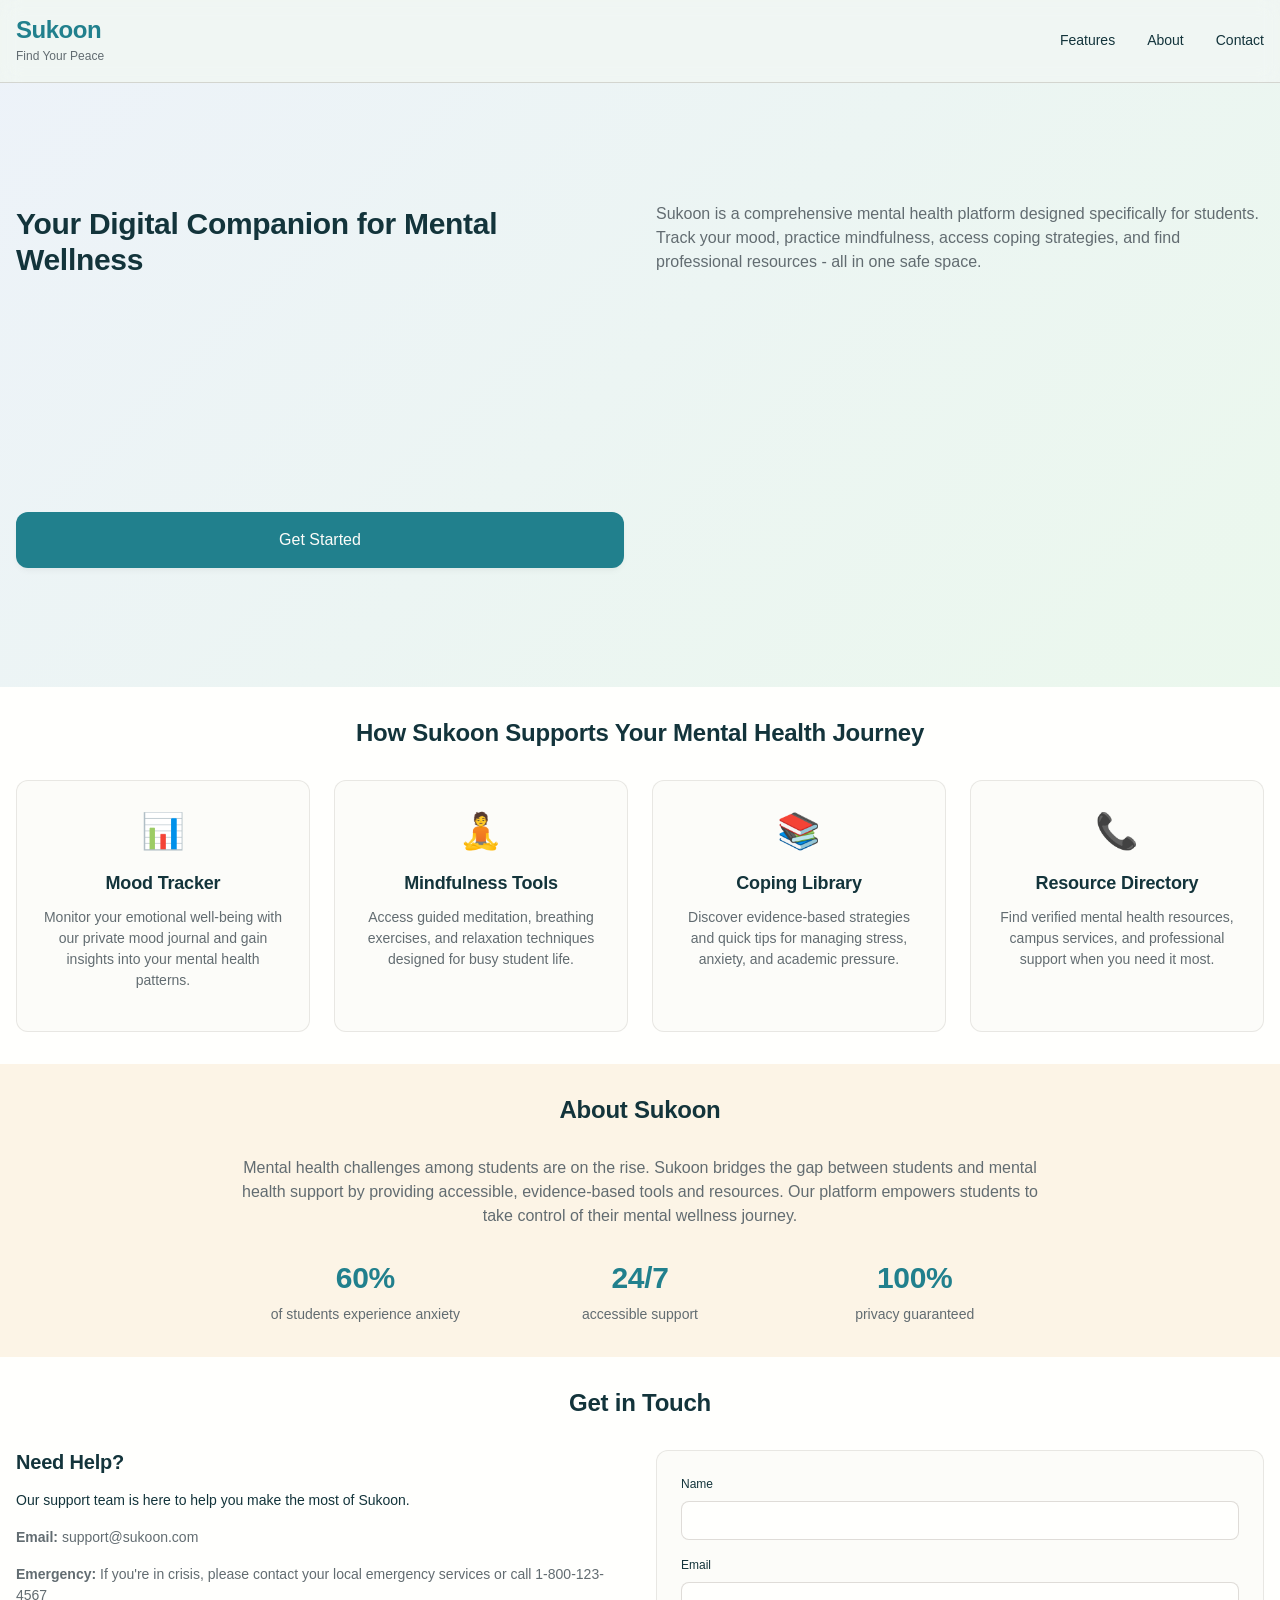
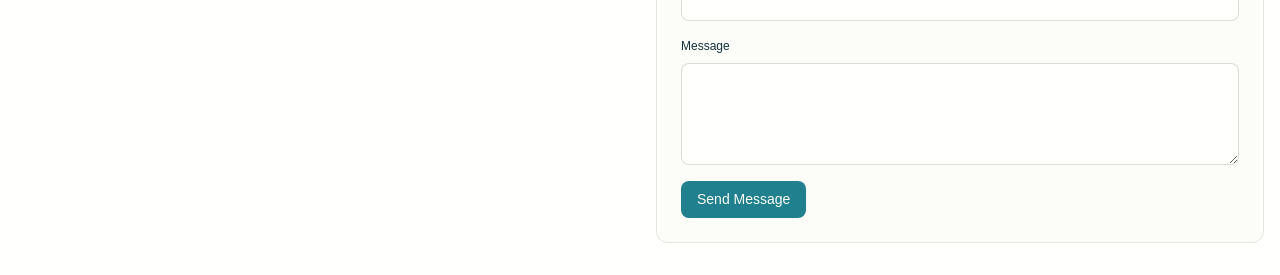
<file: index.html>
<!DOCTYPE html>
<html lang="en">
<head>
    <meta charset="UTF-8">
    <meta name="viewport" content="width=device-width, initial-scale=1.0">
    <title>Sukoon - Mental Health Support for Students</title>
    <meta name="description" content="Digital Mental Health & Psychological Support System for Students">
    <link rel="stylesheet" href="style.css">
</head>
<body>
    <!-- Landing Page -->
    <section id="landing" class="page active">
        <!-- Header -->
        <header class="header">
            <div class="container">
                <div class="header-content">
                    <div class="logo">
                        <h1>Sukoon</h1>
                        <span class="tagline">Find Your Peace</span>
                    </div>
                    <nav class="nav">
                        <a href="#features" class="nav-link">Features</a>
                        <a href="#about" class="nav-link">About</a>
                        <a href="#contact" class="nav-link">Contact</a>
                    </nav>
                </div>
            </div>
        </header>

        <!-- Hero Section -->
        <section class="hero">
            <div class="container">
                <div class="hero-content">
                    <h2 class="hero-title">Your Digital Companion for Mental Wellness</h2>
                    <p class="hero-description">
                        Sukoon is a comprehensive mental health platform designed specifically for students. 
                        Track your mood, practice mindfulness, access coping strategies, and find professional resources - all in one safe space.
                    </p>
                    <button class="btn btn--primary btn--lg get-started-btn" onclick="navigateToSection('dashboard')">
                        Get Started
                    </button>
                </div>
            </div>
        </section>

        <!-- Features Overview -->
        <section id="features" class="features-overview">
            <div class="container">
                <h2 class="section-title">How Sukoon Supports Your Mental Health Journey</h2>
                <div class="features-grid">
                    <div class="feature-card">
                        <div class="feature-icon">📊</div>
                        <h3>Mood Tracker</h3>
                        <p>Monitor your emotional well-being with our private mood journal and gain insights into your mental health patterns.</p>
                    </div>
                    <div class="feature-card">
                        <div class="feature-icon">🧘</div>
                        <h3>Mindfulness Tools</h3>
                        <p>Access guided meditation, breathing exercises, and relaxation techniques designed for busy student life.</p>
                    </div>
                    <div class="feature-card">
                        <div class="feature-icon">📚</div>
                        <h3>Coping Library</h3>
                        <p>Discover evidence-based strategies and quick tips for managing stress, anxiety, and academic pressure.</p>
                    </div>
                    <div class="feature-card">
                        <div class="feature-icon">📞</div>
                        <h3>Resource Directory</h3>
                        <p>Find verified mental health resources, campus services, and professional support when you need it most.</p>
                    </div>
                </div>
            </div>
        </section>

        <!-- About Section -->
        <section id="about" class="about-section">
            <div class="container">
                <div class="about-content">
                    <h2 class="section-title">About Sukoon</h2>
                    <p>
                        Mental health challenges among students are on the rise. Sukoon bridges the gap between students and mental health support by providing accessible, evidence-based tools and resources. Our platform empowers students to take control of their mental wellness journey.
                    </p>
                    <div class="stats">
                        <div class="stat">
                            <h3>60%</h3>
                            <p>of students experience anxiety</p>
                        </div>
                        <div class="stat">
                            <h3>24/7</h3>
                            <p>accessible support</p>
                        </div>
                        <div class="stat">
                            <h3>100%</h3>
                            <p>privacy guaranteed</p>
                        </div>
                    </div>
                </div>
            </div>
        </section>

        <!-- Contact Section -->
        <section id="contact" class="contact-section">
            <div class="container">
                <h2 class="section-title">Get in Touch</h2>
                <div class="contact-content">
                    <div class="contact-info">
                        <h3>Need Help?</h3>
                        <p>Our support team is here to help you make the most of Sukoon.</p>
                        <div class="contact-item">
                            <strong>Email:</strong> support@sukoon.com
                        </div>
                        <div class="contact-item">
                            <strong>Emergency:</strong> If you're in crisis, please contact your local emergency services or call 1-800-123-4567
                        </div>
                    </div>
                    <form class="contact-form" onsubmit="handleContactForm(event)">
                        <div class="form-group">
                            <label class="form-label" for="name">Name</label>
                            <input type="text" id="name" class="form-control" required>
                        </div>
                        <div class="form-group">
                            <label class="form-label" for="email">Email</label>
                            <input type="email" id="email" class="form-control" required>
                        </div>
                        <div class="form-group">
                            <label class="form-label" for="message">Message</label>
                            <textarea id="message" class="form-control" rows="4" required></textarea>
                        </div>
                        <button type="submit" class="btn btn--primary">Send Message</button>
                    </form>
                </div>
            </div>
        </section>
    </section>

    <!-- Dashboard -->
    <section id="dashboard" class="page dashboard">
        <header class="dashboard-header">
            <div class="container">
                <div class="dashboard-nav">
                    <div class="logo-small" onclick="navigateToSection('landing')">
                        <h2>Sukoon</h2>
                    </div>
                    <nav class="dashboard-nav-items">
                        <button class="nav-btn active" onclick="navigateToSection('dashboard')">Dashboard</button>
                        <button class="nav-btn" onclick="navigateToSection('landing')">Home</button>
                    </nav>
                </div>
            </div>
        </header>

        <div class="container">
            <div class="welcome-section">
                <h2 class="welcome-title">Welcome to Your Mental Health Hub</h2>
                <p class="welcome-text">Choose a tool below to begin your wellness journey today.</p>
            </div>

            <div class="dashboard-grid">
                <div class="dashboard-card" onclick="navigateToSection('mood-tracker')">
                    <div class="card-icon">📊</div>
                    <h3>Mood Tracker</h3>
                    <p>Log and monitor your daily emotional state</p>
                    <div class="card-arrow">→</div>
                </div>

                <div class="dashboard-card" onclick="navigateToSection('mindfulness')">
                    <div class="card-icon">🧘</div>
                    <h3>Mindfulness Tools</h3>
                    <p>Guided exercises for relaxation and focus</p>
                    <div class="card-arrow">→</div>
                </div>

                <div class="dashboard-card" onclick="navigateToSection('chatbot')">
                    <div class="card-icon">💬</div>
                    <h3>AI Companion</h3>
                    <p>Talk through your thoughts with a supportive AI</p>
                    <div class="card-arrow">→</div>
                </div>

                <div class="dashboard-card" onclick="navigateToSection('coping-library')">
                    <div class="card-icon">📚</div>
                    <h3>Coping Library</h3>
                    <p>Evidence-based strategies for managing stress</p>
                    <div class="card-arrow">→</div>
                </div>

                <div class="dashboard-card" onclick="navigateToSection('resources')">
                    <div class="card-icon">📞</div>
                    <h3>Resource Directory</h3>
                    <p>Professional support and emergency contacts</p>
                    <div class="card-arrow">→</div>
                </div>
            </div>
        </div>
    </section>
    
    <section id="chatbot" class="page feature-page">
        <div class="feature-header">
            <div class="container">
                <button class="back-btn" onclick="navigateToSection('dashboard')">← Back to Dashboard</button>
                <h2 class="feature-title">Aura, your AI Companion</h2>
                <p class="feature-subtitle">A safe space to talk about what's on your mind</p>
            </div>
        </div>
        <div class="container">
            <div class="chatbot-container">
                <div class="chat-messages" id="chat-messages">
                    <!-- Initial Bot Message -->
                    <div class="message bot-message">
                        <div class="message-avatar">A</div>
                        <div class="message-content">
                            <p>Hello! I'm Aura. How are you feeling today?</p>
                        </div>
                    </div>
                </div>
                <div class="chat-input-area">
                    <form id="chat-form" class="chat-form">
                        <input type="text" id="chat-input" class="form-control" placeholder="Type your message here..." autocomplete="off">
                        <button type="submit" id="chat-send-btn" class="btn btn--primary">Send</button>
                    </form>
                </div>
            </div>
        </div>
    </section>
    <!-- Mood Tracker -->
    <section id="mood-tracker" class="page feature-page">
        <div class="feature-header">
            <div class="container">
                <button class="back-btn" onclick="navigateToSection('dashboard')">← Back to Dashboard</button>
                <h2 class="feature-title">Mood Tracker</h2>
                <p class="feature-subtitle">How are you feeling today?</p>
            </div>
        </div>

        <div class="container">
            <div class="mood-tracker-content">
                <div class="mood-selector">
                    <div class="mood-options" id="mood-options">
                        <!-- Mood options will be populated by JavaScript -->
                    </div>
                    <div class="mood-note">
                        <label class="form-label" for="mood-note">Add a note (optional)</label>
                        <textarea id="mood-note" class="form-control" placeholder="What's on your mind?"></textarea>
                    </div>
                    <button class="btn btn--primary" onclick="saveMood()">Log Mood</button>
                </div>

                <div class="mood-history">
                    <h3>Your Mood History</h3>
                    <div id="mood-history-list" class="mood-history-list">
                        <!-- Mood history will be populated by JavaScript -->
                    </div>
                </div>
            </div>
        </div>
    </section>

    <!-- Mindfulness Tools -->
    <section id="mindfulness" class="page feature-page">
        <div class="feature-header">
            <div class="container">
                <button class="back-btn" onclick="navigateToSection('dashboard')">← Back to Dashboard</button>
                <h2 class="feature-title">Mindfulness Tools</h2>
                <p class="feature-subtitle">Take a moment to center yourself</p>
            </div>
        </div>

        <div class="container">
            <div class="mindfulness-content">
                <div class="exercises-grid" id="exercises-grid">
                    <!-- Exercises will be populated by JavaScript -->
                </div>

                <div class="timer-section" id="timer-section" style="display: none;">
                    <div class="timer-card">
                        <h3 id="current-exercise-title">Exercise Timer</h3>
                        <div class="timer-display" id="timer-display">5:00</div>
                        <div class="timer-controls">
                            <button class="btn btn--secondary" onclick="startTimer()">Start</button>
                            <button class="btn btn--secondary" onclick="pauseTimer()">Pause</button>
                            <button class="btn btn--outline" onclick="resetTimer()">Reset</button>
                        </div>
                        <button class="btn btn--outline" onclick="showExercises()">Back to Exercises</button>
                    </div>
                </div>
            </div>
        </div>
    </section>

    <!-- Coping Library -->
    <section id="coping-library" class="page feature-page">
        <div class="feature-header">
            <div class="container">
                <button class="back-btn" onclick="navigateToSection('dashboard')">← Back to Dashboard</button>
                <h2 class="feature-title">Coping Library</h2>
                <p class="feature-subtitle">Strategies to help you through difficult moments</p>
            </div>
        </div>

        <div class="container">
            <div class="coping-content">
                <div class="search-section">
                    <input type="text" id="coping-search" class="form-control" placeholder="Search coping strategies..." onkeyup="filterCopingStrategies()">
                </div>

                <div class="categories-filter">
                    <button class="filter-btn active" onclick="filterByCategory('all')">All</button>
                    <button class="filter-btn" onclick="filterByCategory('Anxiety')">Anxiety</button>
                    <button class="filter-btn" onclick="filterByCategory('Stress')">Stress</button>
                    <button class="filter-btn" onclick="filterByCategory('Sleep')">Sleep</button>
                </div>

                <div class="strategies-grid" id="strategies-grid">
                    <!-- Strategies will be populated by JavaScript -->
                </div>
            </div>
        </div>
    </section>

    <!-- Resource Directory -->
    <section id="resources" class="page feature-page">
        <div class="feature-header">
            <div class="container">
                <button class="back-btn" onclick="navigateToSection('dashboard')">← Back to Dashboard</button>
                <h2 class="feature-title">Resource Directory</h2>
                <p class="feature-subtitle">Professional support when you need it</p>
            </div>
        </div>

        <div class="container">
            <div class="resources-content">
                <div class="emergency-banner">
                    <h3>🚨 In Crisis?</h3>
                    <p>If you're having thoughts of self-harm or suicide, please reach out immediately:</p>
                    <div class="emergency-contacts">
                        <strong>Emergency Services: 911</strong> | <strong>Crisis Hotline: 1-800-123-4567</strong>
                    </div>
                </div>

                <div class="resources-grid" id="resources-grid">
                    <!-- Resources will be populated by JavaScript -->
                </div>
            </div>
        </div>
    </section>

    <!-- Success Modal -->
    <div id="success-modal" class="modal hidden">
        <div class="modal-content">
            <h3>Success!</h3>
            <p id="success-message">Action completed successfully.</p>
            <button class="btn btn--primary" onclick="closeModal()">OK</button>
        </div>
    </div>

    <script src="app.js"></script>
</body>
</html>
</file>
<file: style.css>
:root {
  /* Primitive Color Tokens */
  --color-white: rgba(255, 255, 255, 1);
  --color-black: rgba(0, 0, 0, 1);
  --color-cream-50: rgba(252, 252, 249, 1);
  --color-cream-100: rgba(255, 255, 253, 1);
  --color-gray-200: rgba(245, 245, 245, 1);
  --color-gray-300: rgba(167, 169, 169, 1);
  --color-gray-400: rgba(119, 124, 124, 1);
  --color-slate-500: rgba(98, 108, 113, 1);
  --color-brown-600: rgba(94, 82, 64, 1);
  --color-charcoal-700: rgba(31, 33, 33, 1);
  --color-charcoal-800: rgba(38, 40, 40, 1);
  --color-slate-900: rgba(19, 52, 59, 1);
  --color-teal-300: rgba(50, 184, 198, 1);
  --color-teal-400: rgba(45, 166, 178, 1);
  --color-teal-500: rgba(33, 128, 141, 1);
  --color-teal-600: rgba(29, 116, 128, 1);
  --color-teal-700: rgba(26, 104, 115, 1);
  --color-teal-800: rgba(41, 150, 161, 1);
  --color-red-400: rgba(255, 84, 89, 1);
  --color-red-500: rgba(192, 21, 47, 1);
  --color-orange-400: rgba(230, 129, 97, 1);
  --color-orange-500: rgba(168, 75, 47, 1);

  /* RGB versions for opacity control */
  --color-brown-600-rgb: 94, 82, 64;
  --color-teal-500-rgb: 33, 128, 141;
  --color-slate-900-rgb: 19, 52, 59;
  --color-slate-500-rgb: 98, 108, 113;
  --color-red-500-rgb: 192, 21, 47;
  --color-red-400-rgb: 255, 84, 89;
  --color-orange-500-rgb: 168, 75, 47;
  --color-orange-400-rgb: 230, 129, 97;

  /* Background color tokens (Light Mode) */
  --color-bg-1: rgba(59, 130, 246, 0.08); /* Light blue */
  --color-bg-2: rgba(245, 158, 11, 0.08); /* Light yellow */
  --color-bg-3: rgba(34, 197, 94, 0.08); /* Light green */
  --color-bg-4: rgba(239, 68, 68, 0.08); /* Light red */
  --color-bg-5: rgba(147, 51, 234, 0.08); /* Light purple */
  --color-bg-6: rgba(249, 115, 22, 0.08); /* Light orange */
  --color-bg-7: rgba(236, 72, 153, 0.08); /* Light pink */
  --color-bg-8: rgba(6, 182, 212, 0.08); /* Light cyan */

  /* Semantic Color Tokens (Light Mode) */
  --color-background: var(--color-cream-50);
  --color-surface: var(--color-cream-100);
  --color-text: var(--color-slate-900);
  --color-text-secondary: var(--color-slate-500);
  --color-primary: var(--color-teal-500);
  --color-primary-hover: var(--color-teal-600);
  --color-primary-active: var(--color-teal-700);
  --color-secondary: rgba(var(--color-brown-600-rgb), 0.12);
  --color-secondary-hover: rgba(var(--color-brown-600-rgb), 0.2);
  --color-secondary-active: rgba(var(--color-brown-600-rgb), 0.25);
  --color-border: rgba(var(--color-brown-600-rgb), 0.2);
  --color-btn-primary-text: var(--color-cream-50);
  --color-card-border: rgba(var(--color-brown-600-rgb), 0.12);
  --color-card-border-inner: rgba(var(--color-brown-600-rgb), 0.12);
  --color-error: var(--color-red-500);
  --color-success: var(--color-teal-500);
  --color-warning: var(--color-orange-500);
  --color-info: var(--color-slate-500);
  --color-focus-ring: rgba(var(--color-teal-500-rgb), 0.4);
  --color-select-caret: rgba(var(--color-slate-900-rgb), 0.8);

  /* Common style patterns */
  --focus-ring: 0 0 0 3px var(--color-focus-ring);
  --focus-outline: 2px solid var(--color-primary);
  --status-bg-opacity: 0.15;
  --status-border-opacity: 0.25;
  --select-caret-light: url("data:image/svg+xml,%3Csvg xmlns='http://www.w3.org/2000/svg' width='16' height='16' viewBox='0 0 24 24' fill='none' stroke='%23134252' stroke-width='2' stroke-linecap='round' stroke-linejoin='round'%3E%3Cpolyline points='6 9 12 15 18 9'%3E%3C/polyline%3E%3C/svg%3E");
  --select-caret-dark: url("data:image/svg+xml,%3Csvg xmlns='http://www.w3.org/2000/svg' width='16' height='16' viewBox='0 0 24 24' fill='none' stroke='%23f5f5f5' stroke-width='2' stroke-linecap='round' stroke-linejoin='round'%3E%3Cpolyline points='6 9 12 15 18 9'%3E%3C/polyline%3E%3C/svg%3E");

  /* RGB versions for opacity control */
  --color-success-rgb: 33, 128, 141;
  --color-error-rgb: 192, 21, 47;
  --color-warning-rgb: 168, 75, 47;
  --color-info-rgb: 98, 108, 113;

  /* Typography */
  --font-family-base: "FKGroteskNeue", "Geist", "Inter", -apple-system,
    BlinkMacSystemFont, "Segoe UI", Roboto, sans-serif;
  --font-family-mono: "Berkeley Mono", ui-monospace, SFMono-Regular, Menlo,
    Monaco, Consolas, monospace;
  --font-size-xs: 11px;
  --font-size-sm: 12px;
  --font-size-base: 14px;
  --font-size-md: 14px;
  --font-size-lg: 16px;
  --font-size-xl: 18px;
  --font-size-2xl: 20px;
  --font-size-3xl: 24px;
  --font-size-4xl: 30px;
  --font-weight-normal: 400;
  --font-weight-medium: 500;
  --font-weight-semibold: 550;
  --font-weight-bold: 600;
  --line-height-tight: 1.2;
  --line-height-normal: 1.5;
  --letter-spacing-tight: -0.01em;

  /* Spacing */
  --space-0: 0;
  --space-1: 1px;
  --space-2: 2px;
  --space-4: 4px;
  --space-6: 6px;
  --space-8: 8px;
  --space-10: 10px;
  --space-12: 12px;
  --space-16: 16px;
  --space-20: 20px;
  --space-24: 24px;
  --space-32: 32px;

  /* Border Radius */
  --radius-sm: 6px;
  --radius-base: 8px;
  --radius-md: 10px;
  --radius-lg: 12px;
  --radius-full: 9999px;

  /* Shadows */
  --shadow-xs: 0 1px 2px rgba(0, 0, 0, 0.02);
  --shadow-sm: 0 1px 3px rgba(0, 0, 0, 0.04), 0 1px 2px rgba(0, 0, 0, 0.02);
  --shadow-md: 0 4px 6px -1px rgba(0, 0, 0, 0.04),
    0 2px 4px -1px rgba(0, 0, 0, 0.02);
  --shadow-lg: 0 10px 15px -3px rgba(0, 0, 0, 0.04),
    0 4px 6px -2px rgba(0, 0, 0, 0.02);
  --shadow-inset-sm: inset 0 1px 0 rgba(255, 255, 255, 0.15),
    inset 0 -1px 0 rgba(0, 0, 0, 0.03);

  /* Animation */
  --duration-fast: 150ms;
  --duration-normal: 250ms;
  --ease-standard: cubic-bezier(0.16, 1, 0.3, 1);

  /* Layout */
  --container-sm: 640px;
  --container-md: 768px;
  --container-lg: 1024px;
  --container-xl: 1280px;
}

/* Dark mode colors */
@media (prefers-color-scheme: dark) {
  :root {
    /* RGB versions for opacity control (Dark Mode) */
    --color-gray-400-rgb: 119, 124, 124;
    --color-teal-300-rgb: 50, 184, 198;
    --color-gray-300-rgb: 167, 169, 169;
    --color-gray-200-rgb: 245, 245, 245;

    /* Background color tokens (Dark Mode) */
    --color-bg-1: rgba(29, 78, 216, 0.15); /* Dark blue */
    --color-bg-2: rgba(180, 83, 9, 0.15); /* Dark yellow */
    --color-bg-3: rgba(21, 128, 61, 0.15); /* Dark green */
    --color-bg-4: rgba(185, 28, 28, 0.15); /* Dark red */
    --color-bg-5: rgba(107, 33, 168, 0.15); /* Dark purple */
    --color-bg-6: rgba(194, 65, 12, 0.15); /* Dark orange */
    --color-bg-7: rgba(190, 24, 93, 0.15); /* Dark pink */
    --color-bg-8: rgba(8, 145, 178, 0.15); /* Dark cyan */

    /* Semantic Color Tokens (Dark Mode) */
    --color-background: var(--color-charcoal-700);
    --color-surface: var(--color-charcoal-800);
    --color-text: var(--color-gray-200);
    --color-text-secondary: rgba(var(--color-gray-300-rgb), 0.7);
    --color-primary: var(--color-teal-300);
    --color-primary-hover: var(--color-teal-400);
    --color-primary-active: var(--color-teal-800);
    --color-secondary: rgba(var(--color-gray-400-rgb), 0.15);
    --color-secondary-hover: rgba(var(--color-gray-400-rgb), 0.25);
    --color-secondary-active: rgba(var(--color-gray-400-rgb), 0.3);
    --color-border: rgba(var(--color-gray-400-rgb), 0.3);
    --color-error: var(--color-red-400);
    --color-success: var(--color-teal-300);
    --color-warning: var(--color-orange-400);
    --color-info: var(--color-gray-300);
    --color-focus-ring: rgba(var(--color-teal-300-rgb), 0.4);
    --color-btn-primary-text: var(--color-slate-900);
    --color-card-border: rgba(var(--color-gray-400-rgb), 0.2);
    --color-card-border-inner: rgba(var(--color-gray-400-rgb), 0.15);
    --shadow-inset-sm: inset 0 1px 0 rgba(255, 255, 255, 0.1),
      inset 0 -1px 0 rgba(0, 0, 0, 0.15);
    --button-border-secondary: rgba(var(--color-gray-400-rgb), 0.2);
    --color-border-secondary: rgba(var(--color-gray-400-rgb), 0.2);
    --color-select-caret: rgba(var(--color-gray-200-rgb), 0.8);

    /* Common style patterns - updated for dark mode */
    --focus-ring: 0 0 0 3px var(--color-focus-ring);
    --focus-outline: 2px solid var(--color-primary);
    --status-bg-opacity: 0.15;
    --status-border-opacity: 0.25;
    --select-caret-light: url("data:image/svg+xml,%3Csvg xmlns='http://www.w3.org/2000/svg' width='16' height='16' viewBox='0 0 24 24' fill='none' stroke='%23134252' stroke-width='2' stroke-linecap='round' stroke-linejoin='round'%3E%3Cpolyline points='6 9 12 15 18 9'%3E%3C/polyline%3E%3C/svg%3E");
    --select-caret-dark: url("data:image/svg+xml,%3Csvg xmlns='http://www.w3.org/2000/svg' width='16' height='16' viewBox='0 0 24 24' fill='none' stroke='%23f5f5f5' stroke-width='2' stroke-linecap='round' stroke-linejoin='round'%3E%3Cpolyline points='6 9 12 15 18 9'%3E%3C/polyline%3E%3C/svg%3E");

    /* RGB versions for dark mode */
    --color-success-rgb: var(--color-teal-300-rgb);
    --color-error-rgb: var(--color-red-400-rgb);
    --color-warning-rgb: var(--color-orange-400-rgb);
    --color-info-rgb: var(--color-gray-300-rgb);
  }
}

/* Data attribute for manual theme switching */
[data-color-scheme="dark"] {
  /* RGB versions for opacity control (dark mode) */
  --color-gray-400-rgb: 119, 124, 124;
  --color-teal-300-rgb: 50, 184, 198;
  --color-gray-300-rgb: 167, 169, 169;
  --color-gray-200-rgb: 245, 245, 245;

  /* Colorful background palette - Dark Mode */
  --color-bg-1: rgba(29, 78, 216, 0.15); /* Dark blue */
  --color-bg-2: rgba(180, 83, 9, 0.15); /* Dark yellow */
  --color-bg-3: rgba(21, 128, 61, 0.15); /* Dark green */
  --color-bg-4: rgba(185, 28, 28, 0.15); /* Dark red */
  --color-bg-5: rgba(107, 33, 168, 0.15); /* Dark purple */
  --color-bg-6: rgba(194, 65, 12, 0.15); /* Dark orange */
  --color-bg-7: rgba(190, 24, 93, 0.15); /* Dark pink */
  --color-bg-8: rgba(8, 145, 178, 0.15); /* Dark cyan */

  /* Semantic Color Tokens (Dark Mode) */
  --color-background: var(--color-charcoal-700);
  --color-surface: var(--color-charcoal-800);
  --color-text: var(--color-gray-200);
  --color-text-secondary: rgba(var(--color-gray-300-rgb), 0.7);
  --color-primary: var(--color-teal-300);
  --color-primary-hover: var(--color-teal-400);
  --color-primary-active: var(--color-teal-800);
  --color-secondary: rgba(var(--color-gray-400-rgb), 0.15);
  --color-secondary-hover: rgba(var(--color-gray-400-rgb), 0.25);
  --color-secondary-active: rgba(var(--color-gray-400-rgb), 0.3);
  --color-border: rgba(var(--color-gray-400-rgb), 0.3);
  --color-error: var(--color-red-400);
  --color-success: var(--color-teal-300);
  --color-warning: var(--color-orange-400);
  --color-info: var(--color-gray-300);
  --color-focus-ring: rgba(var(--color-teal-300-rgb), 0.4);
  --color-btn-primary-text: var(--color-slate-900);
  --color-card-border: rgba(var(--color-gray-400-rgb), 0.15);
  --color-card-border-inner: rgba(var(--color-gray-400-rgb), 0.15);
  --shadow-inset-sm: inset 0 1px 0 rgba(255, 255, 255, 0.1),
    inset 0 -1px 0 rgba(0, 0, 0, 0.15);
  --color-border-secondary: rgba(var(--color-gray-400-rgb), 0.2);
  --color-select-caret: rgba(var(--color-gray-200-rgb), 0.8);

  /* Common style patterns - updated for dark mode */
  --focus-ring: 0 0 0 3px var(--color-focus-ring);
  --focus-outline: 2px solid var(--color-primary);
  --status-bg-opacity: 0.15;
  --status-border-opacity: 0.25;
  --select-caret-light: url("data:image/svg+xml,%3Csvg xmlns='http://www.w3.org/2000/svg' width='16' height='16' viewBox='0 0 24 24' fill='none' stroke='%23134252' stroke-width='2' stroke-linecap='round' stroke-linejoin='round'%3E%3Cpolyline points='6 9 12 15 18 9'%3E%3C/polyline%3E%3C/svg%3E");
  --select-caret-dark: url("data:image/svg+xml,%3Csvg xmlns='http://www.w3.org/2000/svg' width='16' height='16' viewBox='0 0 24 24' fill='none' stroke='%23f5f5f5' stroke-width='2' stroke-linecap='round' stroke-linejoin='round'%3E%3Cpolyline points='6 9 12 15 18 9'%3E%3C/polyline%3E%3C/svg%3E");

  /* RGB versions for dark mode */
  --color-success-rgb: var(--color-teal-300-rgb);
  --color-error-rgb: var(--color-red-400-rgb);
  --color-warning-rgb: var(--color-orange-400-rgb);
  --color-info-rgb: var(--color-gray-300-rgb);
}

[data-color-scheme="light"] {
  /* RGB versions for opacity control (light mode) */
  --color-brown-600-rgb: 94, 82, 64;
  --color-teal-500-rgb: 33, 128, 141;
  --color-slate-900-rgb: 19, 52, 59;

  /* Semantic Color Tokens (Light Mode) */
  --color-background: var(--color-cream-50);
  --color-surface: var(--color-cream-100);
  --color-text: var(--color-slate-900);
  --color-text-secondary: var(--color-slate-500);
  --color-primary: var(--color-teal-500);
  --color-primary-hover: var(--color-teal-600);
  --color-primary-active: var(--color-teal-700);
  --color-secondary: rgba(var(--color-brown-600-rgb), 0.12);
  --color-secondary-hover: rgba(var(--color-brown-600-rgb), 0.2);
  --color-secondary-active: rgba(var(--color-brown-600-rgb), 0.25);
  --color-border: rgba(var(--color-brown-600-rgb), 0.2);
  --color-btn-primary-text: var(--color-cream-50);
  --color-card-border: rgba(var(--color-brown-600-rgb), 0.12);
  --color-card-border-inner: rgba(var(--color-brown-600-rgb), 0.12);
  --color-error: var(--color-red-500);
  --color-success: var(--color-teal-500);
  --color-warning: var(--color-orange-500);
  --color-info: var(--color-slate-500);
  --color-focus-ring: rgba(var(--color-teal-500-rgb), 0.4);

  /* RGB versions for light mode */
  --color-success-rgb: var(--color-teal-500-rgb);
  --color-error-rgb: var(--color-red-500-rgb);
  --color-warning-rgb: var(--color-orange-500-rgb);
  --color-info-rgb: var(--color-slate-500-rgb);
}

/* Base styles */
html {
  font-size: var(--font-size-base);
  font-family: var(--font-family-base);
  line-height: var(--line-height-normal);
  color: var(--color-text);
  background-color: var(--color-background);
  -webkit-font-smoothing: antialiased;
  box-sizing: border-box;
}

body {
  margin: 0;
  padding: 0;
}

*,
*::before,
*::after {
  box-sizing: inherit;
}

/* Typography */
h1,
h2,
h3,
h4,
h5,
h6 {
  margin: 0;
  font-weight: var(--font-weight-semibold);
  line-height: var(--line-height-tight);
  color: var(--color-text);
  letter-spacing: var(--letter-spacing-tight);
}

h1 {
  font-size: var(--font-size-4xl);
}
h2 {
  font-size: var(--font-size-3xl);
}
h3 {
  font-size: var(--font-size-2xl);
}
h4 {
  font-size: var(--font-size-xl);
}
h5 {
  font-size: var(--font-size-lg);
}
h6 {
  font-size: var(--font-size-md);
}

p {
  margin: 0 0 var(--space-16) 0;
}

a {
  color: var(--color-primary);
  text-decoration: none;
  transition: color var(--duration-fast) var(--ease-standard);
}

a:hover {
  color: var(--color-primary-hover);
}

code,
pre {
  font-family: var(--font-family-mono);
  font-size: calc(var(--font-size-base) * 0.95);
  background-color: var(--color-secondary);
  border-radius: var(--radius-sm);
}

code {
  padding: var(--space-1) var(--space-4);
}

pre {
  padding: var(--space-16);
  margin: var(--space-16) 0;
  overflow: auto;
  border: 1px solid var(--color-border);
}

pre code {
  background: none;
  padding: 0;
}

/* Buttons */
.btn {
  display: inline-flex;
  align-items: center;
  justify-content: center;
  padding: var(--space-8) var(--space-16);
  border-radius: var(--radius-base);
  font-size: var(--font-size-base);
  font-weight: 500;
  line-height: 1.5;
  cursor: pointer;
  transition: all var(--duration-normal) var(--ease-standard);
  border: none;
  text-decoration: none;
  position: relative;
}

.btn:focus-visible {
  outline: none;
  box-shadow: var(--focus-ring);
}

.btn--primary {
  background: var(--color-primary);
  color: var(--color-btn-primary-text);
}

.btn--primary:hover {
  background: var(--color-primary-hover);
}

.btn--primary:active {
  background: var(--color-primary-active);
}

.btn--secondary {
  background: var(--color-secondary);
  color: var(--color-text);
}

.btn--secondary:hover {
  background: var(--color-secondary-hover);
}

.btn--secondary:active {
  background: var(--color-secondary-active);
}

.btn--outline {
  background: transparent;
  border: 1px solid var(--color-border);
  color: var(--color-text);
}

.btn--outline:hover {
  background: var(--color-secondary);
}

.btn--sm {
  padding: var(--space-4) var(--space-12);
  font-size: var(--font-size-sm);
  border-radius: var(--radius-sm);
}

.btn--lg {
  padding: var(--space-10) var(--space-20);
  font-size: var(--font-size-lg);
  border-radius: var(--radius-md);
}

.btn--full-width {
  width: 100%;
}

.btn:disabled {
  opacity: 0.5;
  cursor: not-allowed;
}

/* Form elements */
.form-control {
  display: block;
  width: 100%;
  padding: var(--space-8) var(--space-12);
  font-size: var(--font-size-md);
  line-height: 1.5;
  color: var(--color-text);
  background-color: var(--color-surface);
  border: 1px solid var(--color-border);
  border-radius: var(--radius-base);
  transition: border-color var(--duration-fast) var(--ease-standard),
    box-shadow var(--duration-fast) var(--ease-standard);
}

textarea.form-control {
  font-family: var(--font-family-base);
  font-size: var(--font-size-base);
}

select.form-control {
  padding: var(--space-8) var(--space-12);
  -webkit-appearance: none;
  -moz-appearance: none;
  appearance: none;
  background-image: var(--select-caret-light);
  background-repeat: no-repeat;
  background-position: right var(--space-12) center;
  background-size: 16px;
  padding-right: var(--space-32);
}

/* Add a dark mode specific caret */
@media (prefers-color-scheme: dark) {
  select.form-control {
    background-image: var(--select-caret-dark);
  }
}

/* Also handle data-color-scheme */
[data-color-scheme="dark"] select.form-control {
  background-image: var(--select-caret-dark);
}

[data-color-scheme="light"] select.form-control {
  background-image: var(--select-caret-light);
}

.form-control:focus {
  border-color: var(--color-primary);
  outline: var(--focus-outline);
}

.form-label {
  display: block;
  margin-bottom: var(--space-8);
  font-weight: var(--font-weight-medium);
  font-size: var(--font-size-sm);
}

.form-group {
  margin-bottom: var(--space-16);
}

/* Card component */
.card {
  background-color: var(--color-surface);
  border-radius: var(--radius-lg);
  border: 1px solid var(--color-card-border);
  box-shadow: var(--shadow-sm);
  overflow: hidden;
  transition: box-shadow var(--duration-normal) var(--ease-standard);
}

.card:hover {
  box-shadow: var(--shadow-md);
}

.card__body {
  padding: var(--space-16);
}

.card__header,
.card__footer {
  padding: var(--space-16);
  border-bottom: 1px solid var(--color-card-border-inner);
}

/* Status indicators - simplified with CSS variables */
.status {
  display: inline-flex;
  align-items: center;
  padding: var(--space-6) var(--space-12);
  border-radius: var(--radius-full);
  font-weight: var(--font-weight-medium);
  font-size: var(--font-size-sm);
}

.status--success {
  background-color: rgba(
    var(--color-success-rgb, 33, 128, 141),
    var(--status-bg-opacity)
  );
  color: var(--color-success);
  border: 1px solid
    rgba(var(--color-success-rgb, 33, 128, 141), var(--status-border-opacity));
}

.status--error {
  background-color: rgba(
    var(--color-error-rgb, 192, 21, 47),
    var(--status-bg-opacity)
  );
  color: var(--color-error);
  border: 1px solid
    rgba(var(--color-error-rgb, 192, 21, 47), var(--status-border-opacity));
}

.status--warning {
  background-color: rgba(
    var(--color-warning-rgb, 168, 75, 47),
    var(--status-bg-opacity)
  );
  color: var(--color-warning);
  border: 1px solid
    rgba(var(--color-warning-rgb, 168, 75, 47), var(--status-border-opacity));
}

.status--info {
  background-color: rgba(
    var(--color-info-rgb, 98, 108, 113),
    var(--status-bg-opacity)
  );
  color: var(--color-info);
  border: 1px solid
    rgba(var(--color-info-rgb, 98, 108, 113), var(--status-border-opacity));
}

/* Container layout */
.container {
  width: 100%;
  margin-right: auto;
  margin-left: auto;
  padding-right: var(--space-16);
  padding-left: var(--space-16);
}

@media (min-width: 640px) {
  .container {
    max-width: var(--container-sm);
  }
}
@media (min-width: 768px) {
  .container {
    max-width: var(--container-md);
  }
}
@media (min-width: 1024px) {
  .container {
    max-width: var(--container-lg);
  }
}
@media (min-width: 1280px) {
  .container {
    max-width: var(--container-xl);
  }
}

/* Utility classes */
.flex {
  display: flex;
}
.flex-col {
  flex-direction: column;
}
.items-center {
  align-items: center;
}
.justify-center {
  justify-content: center;
}
.justify-between {
  justify-content: space-between;
}
.gap-4 {
  gap: var(--space-4);
}
.gap-8 {
  gap: var(--space-8);
}
.gap-16 {
  gap: var(--space-16);
}

.m-0 {
  margin: 0;
}
.mt-8 {
  margin-top: var(--space-8);
}
.mb-8 {
  margin-bottom: var(--space-8);
}
.mx-8 {
  margin-left: var(--space-8);
  margin-right: var(--space-8);
}
.my-8 {
  margin-top: var(--space-8);
  margin-bottom: var(--space-8);
}

.p-0 {
  padding: 0;
}
.py-8 {
  padding-top: var(--space-8);
  padding-bottom: var(--space-8);
}
.px-8 {
  padding-left: var(--space-8);
  padding-right: var(--space-8);
}
.py-16 {
  padding-top: var(--space-16);
  padding-bottom: var(--space-16);
}
.px-16 {
  padding-left: var(--space-16);
  padding-right: var(--space-16);
}

.block {
  display: block;
}
.hidden {
  display: none;
}

/* Accessibility */
.sr-only {
  position: absolute;
  width: 1px;
  height: 1px;
  padding: 0;
  margin: -1px;
  overflow: hidden;
  clip: rect(0, 0, 0, 0);
  white-space: nowrap;
  border-width: 0;
}

:focus-visible {
  outline: var(--focus-outline);
  outline-offset: 2px;
}

/* Dark mode specifics */
[data-color-scheme="dark"] .btn--outline {
  border: 1px solid var(--color-border-secondary);
}

@font-face {
  font-family: 'FKGroteskNeue';
  src: url('https://r2cdn.perplexity.ai/fonts/FKGroteskNeue.woff2')
    format('woff2');
}

/* END PERPLEXITY DESIGN SYSTEM */
/* Additional styles for Sukoon Mental Health Platform */

/* Page transitions and layout */
.page {
  display: none;
  min-height: 100vh;
}

.page.active {
  display: block;
}

/* Landing page styles */
.header {
  background: rgba(var(--color-teal-500-rgb), 0.05);
  backdrop-filter: blur(10px);
  border-bottom: 1px solid var(--color-border);
  position: sticky;
  top: 0;
  z-index: 100;
}

.header-content {
  display: flex;
  justify-content: space-between;
  align-items: center;
  padding: var(--space-16) 0;
}

.logo h1 {
  font-size: var(--font-size-3xl);
  font-weight: var(--font-weight-bold);
  color: var(--color-primary);
  margin: 0;
  letter-spacing: -0.02em;
}

.tagline {
  font-size: var(--font-size-sm);
  color: var(--color-text-secondary);
  font-weight: var(--font-weight-medium);
}

.nav {
  display: flex;
  gap: var(--space-32);
}

.nav-link {
  color: var(--color-text);
  font-weight: var(--font-weight-medium);
  transition: color var(--duration-fast) var(--ease-standard);
  text-decoration: none;
}

.nav-link:hover {
  color: var(--color-primary);
}

/* Hero section */
.hero {
  background: linear-gradient(135deg, var(--color-bg-1), var(--color-bg-3));
  padding: var(--space-32) 0;
  position: relative;
  overflow: hidden;
}

.hero-content {
  display: grid;
  grid-template-columns: 1fr 1fr;
  gap: var(--space-32);
  align-items: center;
  min-height: 60vh;
}

.hero-title {
  font-size: var(--font-size-4xl);
  font-weight: var(--font-weight-bold);
  line-height: var(--line-height-tight);
  margin-bottom: var(--space-24);
  color: var(--color-text);
}

.hero-description {
  font-size: var(--font-size-lg);
  line-height: var(--line-height-normal);
  color: var(--color-text-secondary);
  margin-bottom: var(--space-32);
}

.get-started-btn {
  font-size: var(--font-size-lg);
  padding: var(--space-16) var(--space-32);
  border-radius: var(--radius-lg);
  box-shadow: var(--shadow-md);
  transition: all var(--duration-normal) var(--ease-standard);
}

.get-started-btn:hover {
  transform: translateY(-2px);
  box-shadow: var(--shadow-lg);
}

.hero-visual {
  display: flex;
  justify-content: center;
  align-items: center;
}

.hero-card {
  background: var(--color-surface);
  border-radius: var(--radius-lg);
  padding: var(--space-32);
  text-align: center;
  box-shadow: var(--shadow-lg);
  border: 1px solid var(--color-card-border);
  animation: float 6s ease-in-out infinite;
}

@keyframes float {
  0%, 100% { transform: translateY(0px); }
  50% { transform: translateY(-10px); }
}

.hero-icon {
  font-size: 3rem;
  margin-bottom: var(--space-16);
}

/* Features overview */
.features-overview {
  padding: var(--space-32) 0;
  background: var(--color-surface);
}

.section-title {
  text-align: center;
  font-size: var(--font-size-3xl);
  font-weight: var(--font-weight-bold);
  margin-bottom: var(--space-32);
  color: var(--color-text);
}

.features-grid {
  display: grid;
  grid-template-columns: repeat(auto-fit, minmax(250px, 1fr));
  gap: var(--space-24);
  margin-top: var(--space-32);
}

.feature-card {
  background: var(--color-background);
  padding: var(--space-24);
  border-radius: var(--radius-lg);
  text-align: center;
  border: 1px solid var(--color-card-border);
  transition: all var(--duration-normal) var(--ease-standard);
}

.feature-card:hover {
  transform: translateY(-4px);
  box-shadow: var(--shadow-md);
  border-color: var(--color-primary);
}

.feature-icon {
  font-size: 2.5rem;
  margin-bottom: var(--space-16);
}

.feature-card h3 {
  font-size: var(--font-size-xl);
  margin-bottom: var(--space-12);
  color: var(--color-text);
}

.feature-card p {
  color: var(--color-text-secondary);
  line-height: var(--line-height-normal);
}

/* About section */
.about-section {
  padding: var(--space-32) 0;
  background: var(--color-bg-2);
}

.about-content {
  text-align: center;
  max-width: 800px;
  margin: 0 auto;
}

.about-content p {
  font-size: var(--font-size-lg);
  line-height: var(--line-height-normal);
  color: var(--color-text-secondary);
  margin-bottom: var(--space-32);
}

.stats {
  display: grid;
  grid-template-columns: repeat(3, 1fr);
  gap: var(--space-24);
  margin-top: var(--space-32);
}

.stat {
  text-align: center;
}

.stat h3 {
  font-size: var(--font-size-4xl);
  font-weight: var(--font-weight-bold);
  color: var(--color-primary);
  margin-bottom: var(--space-8);
}

.stat p {
  color: var(--color-text-secondary);
  font-size: var(--font-size-base);
  margin: 0;
}

/* Contact section */
.contact-section {
  padding: var(--space-32) 0;
  background: var(--color-surface);
}

.contact-content {
  display: grid;
  grid-template-columns: 1fr 1fr;
  gap: var(--space-32);
  margin-top: var(--space-32);
}

.contact-info h3 {
  margin-bottom: var(--space-16);
  color: var(--color-text);
}

.contact-item {
  margin-bottom: var(--space-16);
  color: var(--color-text-secondary);
}

.contact-form {
  background: var(--color-background);
  padding: var(--space-24);
  border-radius: var(--radius-lg);
  border: 1px solid var(--color-card-border);
}

/* Dashboard styles */
.dashboard {
  background: var(--color-background);
  min-height: 100vh;
}

.dashboard-header {
  background: var(--color-surface);
  border-bottom: 1px solid var(--color-border);
  position: sticky;
  top: 0;
  z-index: 100;
}

.dashboard-nav {
  display: flex;
  justify-content: space-between;
  align-items: center;
  padding: var(--space-16) 0;
}

.logo-small {
  cursor: pointer;
  transition: color var(--duration-fast) var(--ease-standard);
}

.logo-small h2 {
  color: var(--color-primary);
  margin: 0;
  font-size: var(--font-size-2xl);
}

.dashboard-nav-items {
  display: flex;
  gap: var(--space-16);
}

.nav-btn {
  background: none;
  border: none;
  padding: var(--space-8) var(--space-16);
  border-radius: var(--radius-base);
  color: var(--color-text-secondary);
  font-weight: var(--font-weight-medium);
  cursor: pointer;
  transition: all var(--duration-fast) var(--ease-standard);
}

.nav-btn.active,
.nav-btn:hover {
  background: var(--color-secondary);
  color: var(--color-text);
}

.welcome-section {
  text-align: center;
  padding: var(--space-32) 0;
}

.welcome-title {
  font-size: var(--font-size-3xl);
  font-weight: var(--font-weight-bold);
  margin-bottom: var(--space-16);
  color: var(--color-text);
}

.welcome-text {
  font-size: var(--font-size-lg);
  color: var(--color-text-secondary);
  margin-bottom: var(--space-32);
}

.dashboard-grid {
  display: grid;
  grid-template-columns: repeat(auto-fit, minmax(280px, 1fr));
  gap: var(--space-24);
  padding-bottom: var(--space-32);
}

.dashboard-card {
  background: var(--color-surface);
  padding: var(--space-24);
  border-radius: var(--radius-lg);
  border: 1px solid var(--color-card-border);
  cursor: pointer;
  transition: all var(--duration-normal) var(--ease-standard);
  position: relative;
  overflow: hidden;
}

.dashboard-card:hover {
  transform: translateY(-4px);
  box-shadow: var(--shadow-lg);
  border-color: var(--color-primary);
}

.dashboard-card .card-icon {
  font-size: 2.5rem;
  margin-bottom: var(--space-16);
}

.dashboard-card h3 {
  font-size: var(--font-size-xl);
  margin-bottom: var(--space-12);
  color: var(--color-text);
}

.dashboard-card p {
  color: var(--color-text-secondary);
  margin-bottom: var(--space-16);
}

.card-arrow {
  position: absolute;
  bottom: var(--space-16);
  right: var(--space-16);
  font-size: var(--font-size-lg);
  color: var(--color-primary);
  opacity: 0;
  transition: opacity var(--duration-normal) var(--ease-standard);
}

.dashboard-card:hover .card-arrow {
  opacity: 1;
}

/* Feature pages */
.feature-page {
  background: var(--color-background);
  min-height: 100vh;
}

.feature-header {
  background: var(--color-surface);
  border-bottom: 1px solid var(--color-border);
  padding: var(--space-24) 0;
}

.back-btn {
  background: none;
  border: none;
  color: var(--color-primary);
  font-weight: var(--font-weight-medium);
  cursor: pointer;
  margin-bottom: var(--space-16);
  padding: var(--space-8);
  border-radius: var(--radius-base);
  transition: background var(--duration-fast) var(--ease-standard);
}

.back-btn:hover {
  background: var(--color-secondary);
}

.feature-title {
  font-size: var(--font-size-3xl);
  font-weight: var(--font-weight-bold);
  margin-bottom: var(--space-8);
  color: var(--color-text);
}

.feature-subtitle {
  font-size: var(--font-size-lg);
  color: var(--color-text-secondary);
  margin: 0;
}

/* Mood Tracker styles */
.mood-tracker-content {
  display: grid;
  grid-template-columns: 1fr 1fr;
  gap: var(--space-32);
  padding: var(--space-32) 0;
}

.mood-selector {
  background: var(--color-surface);
  padding: var(--space-24);
  border-radius: var(--radius-lg);
  border: 1px solid var(--color-card-border);
}

.mood-options {
  display: grid;
  grid-template-columns: repeat(auto-fit, minmax(100px, 1fr));
  gap: var(--space-16);
  margin-bottom: var(--space-24);
}

.mood-option {
  background: var(--color-background);
  border: 2px solid var(--color-border);
  border-radius: var(--radius-lg);
  padding: var(--space-16);
  text-align: center;
  cursor: pointer;
  transition: all var(--duration-fast) var(--ease-standard);
}

.mood-option:hover {
  border-color: var(--color-primary);
  transform: scale(1.02);
}

.mood-option.selected {
  border-color: var(--color-primary);
  background: rgba(var(--color-teal-500-rgb), 0.1);
}

.mood-emoji {
  font-size: 2rem;
  margin-bottom: var(--space-8);
}

.mood-label {
  font-weight: var(--font-weight-medium);
  color: var(--color-text);
}

.mood-note {
  margin-bottom: var(--space-24);
}

.mood-history {
  background: var(--color-surface);
  padding: var(--space-24);
  border-radius: var(--radius-lg);
  border: 1px solid var(--color-card-border);
}

.mood-history h3 {
  margin-bottom: var(--space-16);
  color: var(--color-text);
}

.mood-history-item {
  display: flex;
  justify-content: space-between;
  align-items: center;
  padding: var(--space-12);
  border-bottom: 1px solid var(--color-border);
  margin-bottom: var(--space-12);
}

.mood-date {
  font-size: var(--font-size-sm);
  color: var(--color-text-secondary);
}

/* Mindfulness styles */
.mindfulness-content {
  padding: var(--space-32) 0;
}

.exercises-grid {
  display: grid;
  grid-template-columns: repeat(auto-fit, minmax(250px, 1fr));
  gap: var(--space-24);
}

.exercise-card {
  background: var(--color-surface);
  padding: var(--space-24);
  border-radius: var(--radius-lg);
  border: 1px solid var(--color-card-border);
  cursor: pointer;
  transition: all var(--duration-normal) var(--ease-standard);
}

.exercise-card:hover {
  transform: translateY(-2px);
  box-shadow: var(--shadow-md);
  border-color: var(--color-primary);
}

.exercise-duration {
  display: inline-block;
  background: var(--color-bg-1);
  color: var(--color-primary);
  padding: var(--space-4) var(--space-8);
  border-radius: var(--radius-sm);
  font-size: var(--font-size-sm);
  font-weight: var(--font-weight-medium);
  margin-bottom: var(--space-12);
}

.timer-section {
  display: flex;
  justify-content: center;
  align-items: center;
  min-height: 50vh;
}

.timer-card {
  background: var(--color-surface);
  padding: var(--space-32);
  border-radius: var(--radius-lg);
  border: 1px solid var(--color-card-border);
  text-align: center;
  min-width: 300px;
}

.timer-display {
  font-size: 4rem;
  font-weight: var(--font-weight-bold);
  color: var(--color-primary);
  margin: var(--space-24) 0;
  font-family: var(--font-family-mono);
}

.timer-controls {
  display: flex;
  gap: var(--space-12);
  justify-content: center;
  margin-bottom: var(--space-24);
}

/* Coping Library styles */
.coping-content {
  padding: var(--space-32) 0;
}

.search-section {
  margin-bottom: var(--space-24);
}

.categories-filter {
  display: flex;
  gap: var(--space-12);
  margin-bottom: var(--space-32);
  flex-wrap: wrap;
}

.filter-btn {
  background: var(--color-secondary);
  border: 1px solid var(--color-border);
  padding: var(--space-8) var(--space-16);
  border-radius: var(--radius-base);
  color: var(--color-text);
  cursor: pointer;
  transition: all var(--duration-fast) var(--ease-standard);
}

.filter-btn.active,
.filter-btn:hover {
  background: var(--color-primary);
  color: var(--color-btn-primary-text);
  border-color: var(--color-primary);
}

.strategies-grid {
  display: grid;
  grid-template-columns: repeat(auto-fit, minmax(300px, 1fr));
  gap: var(--space-24);
}

.strategy-card {
  background: var(--color-surface);
  padding: var(--space-24);
  border-radius: var(--radius-lg);
  border: 1px solid var(--color-card-border);
  transition: all var(--duration-normal) var(--ease-standard);
}

.strategy-card:hover {
  box-shadow: var(--shadow-md);
  transform: translateY(-2px);
}

.strategy-category {
  display: inline-block;
  background: var(--color-bg-3);
  color: var(--color-teal-700);
  padding: var(--space-4) var(--space-8);
  border-radius: var(--radius-sm);
  font-size: var(--font-size-sm);
  font-weight: var(--font-weight-medium);
  margin-bottom: var(--space-12);
}

/* Resources styles */
.resources-content {
  padding: var(--space-32) 0;
}

.emergency-banner {
  background: rgba(var(--color-error-rgb), 0.1);
  border: 1px solid rgba(var(--color-error-rgb), 0.2);
  border-radius: var(--radius-lg);
  padding: var(--space-24);
  margin-bottom: var(--space-32);
  text-align: center;
}

.emergency-banner h3 {
  color: var(--color-error);
  margin-bottom: var(--space-12);
}

.emergency-contacts {
  font-weight: var(--font-weight-bold);
  color: var(--color-error);
  margin-top: var(--space-12);
}

.resources-grid {
  display: grid;
  grid-template-columns: repeat(auto-fit, minmax(300px, 1fr));
  gap: var(--space-24);
}

.resource-card {
  background: var(--color-surface);
  padding: var(--space-24);
  border-radius: var(--radius-lg);
  border: 1px solid var(--color-card-border);
  transition: all var(--duration-normal) var(--ease-standard);
}

.resource-card:hover {
  box-shadow: var(--shadow-md);
  transform: translateY(-2px);
}

.resource-type {
  display: inline-block;
  background: var(--color-bg-1);
  color: var(--color-primary);
  padding: var(--space-4) var(--space-8);
  border-radius: var(--radius-sm);
  font-size: var(--font-size-sm);
  font-weight: var(--font-weight-medium);
  margin-bottom: var(--space-12);
}

.resource-contact {
  color: var(--color-primary);
  font-weight: var(--font-weight-medium);
}

.resource-availability {
  color: var(--color-text-secondary);
  font-size: var(--font-size-sm);
  margin-top: var(--space-8);
}

/* Modal styles */
.modal {
  position: fixed;
  top: 0;
  left: 0;
  width: 100%;
  height: 100%;
  background: rgba(0, 0, 0, 0.5);
  display: flex;
  justify-content: center;
  align-items: center;
  z-index: 1000;
}

.modal.hidden {
  display: none;
}

.modal-content {
  background: var(--color-surface);
  padding: var(--space-32);
  border-radius: var(--radius-lg);
  border: 1px solid var(--color-card-border);
  text-align: center;
  max-width: 400px;
  width: 90%;
}

.modal-content h3 {
  color: var(--color-success);
  margin-bottom: var(--space-16);
}

/* Responsive design */
@media (max-width: 768px) {
  .hero-content {
    grid-template-columns: 1fr;
    text-align: center;
  }
  
  .nav {
    display: none;
  }
  
  .contact-content,
  .mood-tracker-content {
    grid-template-columns: 1fr;
  }
  
  .stats {
    grid-template-columns: 1fr;
    gap: var(--space-16);
  }
  
  .timer-controls {
    flex-direction: column;
    align-items: center;
  }
  
  .categories-filter {
    justify-content: center;
  }
}

/* --- NEW CHATBOT STYLES --- */
.chatbot-container {
    background: var(--color-surface);
    border: 1px solid var(--color-card-border);
    border-radius: var(--radius-lg);
    display: flex;
    flex-direction: column;
    height: 70vh;
    margin-top: var(--space-24);
    overflow: hidden;
}

.chat-messages {
    flex: 1;
    padding: var(--space-24);
    overflow-y: auto;
}

.message {
    display: flex;
    gap: var(--space-12);
    margin-bottom: var(--space-16);
    max-width: 80%;
}

.message-avatar {
    width: 36px;
    height: 36px;
    border-radius: var(--radius-full);
    display: flex;
    align-items: center;
    justify-content: center;
    font-weight: var(--font-weight-bold);
    color: var(--color-btn-primary-text);
    flex-shrink: 0;
}

.bot-message .message-avatar {
    background: var(--color-primary);
}

.user-message {
    justify-content: flex-end;
    margin-left: auto;
}

.user-message .message-avatar {
    background: var(--color-text-secondary);
}

.message-content {
    padding: var(--space-12) var(--space-16);
    border-radius: var(--radius-lg);
}

.bot-message .message-content {
    background: var(--color-secondary);
    border-top-left-radius: 0;
}

.user-message .message-content {
    background: var(--color-primary);
    color: var(--color-btn-primary-text);
    border-top-right-radius: 0;
}

.message-content p {
    margin: 0;
}

#typing-indicator .message-content {
    display: flex;
    align-items: center;
    gap: 4px;
}

#typing-indicator .dot {
    width: 8px;
    height: 8px;
    background: var(--color-text-secondary);
    border-radius: 50%;
    animation: bounce 1.2s infinite ease-in-out;
}

#typing-indicator .dot:nth-child(2) {
    animation-delay: -0.2s;
}

#typing-indicator .dot:nth-child(3) {
    animation-delay: -0.4s;
}

@keyframes bounce {
    0%, 80%, 100% {
        transform: scale(0);
    } 40% {
        transform: scale(1.0);
    }
}

.chat-input-area {
    padding: var(--space-16);
    border-top: 1px solid var(--color-border);
}

.chat-form {
    display: flex;
    gap: var(--space-12);
}
</file>
